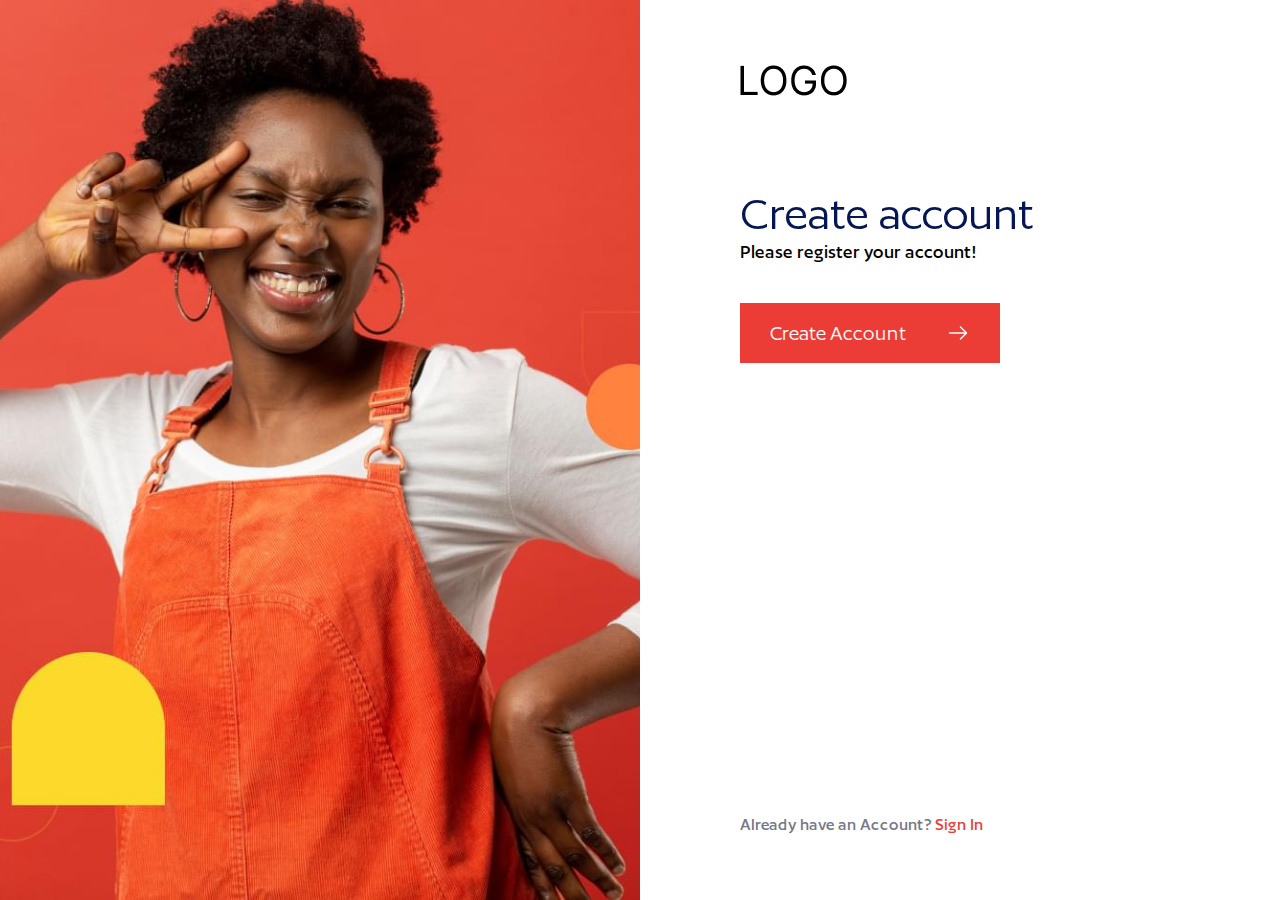
<file: index.html>
<!DOCTYPE html><html lang="en"><head>  <meta charset="UTF-8">  <meta http-equiv="X-UA-Compatible" content="IE=edge">  <meta name="viewport" content="width=device-width, initial-scale=1.0">  <link rel="stylesheet" href="css/style.min.css">  <title>Form</title></head><body>  <main class="main">    <section class="header">      <div class="header__item image__item">      </div>      <div class="header__item info__item">        <a class="header__link-logo" href="#">          <picture><source srcset="img/LOGO.webp" type="image/webp"><img class="logo" src="img/LOGO.png" alt="Logo form"></picture>        </a>        <h3 class="header__title title">          Create account        </h3>        <p class="header__text text">          Please register your account!        </p>        <a class="header__btn btn" href="form.html">          Create Account          <svg width="24" height="24" viewBox="0 0 24 24" fill="none" xmlns="http://www.w3.org/2000/svg">            <path              d="M14.43 18.8201C14.24 18.8201 14.05 18.7501 13.9 18.6001C13.61 18.3101 13.61 17.8301 13.9 17.5401L19.44 12.0001L13.9 6.46012C13.61 6.17012 13.61 5.69012 13.9 5.40012C14.19 5.11012 14.67 5.11012 14.96 5.40012L21.03 11.4701C21.32 11.7601 21.32 12.2401 21.03 12.5301L14.96 18.6001C14.81 18.7501 14.62 18.8201 14.43 18.8201Z"              fill="white" />            <path              d="M20.33 12.75H3.5C3.09 12.75 2.75 12.41 2.75 12C2.75 11.59 3.09 11.25 3.5 11.25H20.33C20.74 11.25 21.08 11.59 21.08 12C21.08 12.41 20.74 12.75 20.33 12.75Z"              fill="white" />          </svg>        </a>        <div class="header__link">          Already have an Account?          <a href="#">Sign In</a>        </div>      </div>    </section>  </main>  <script src="js/script.min.js"></script></body></html>
</file>
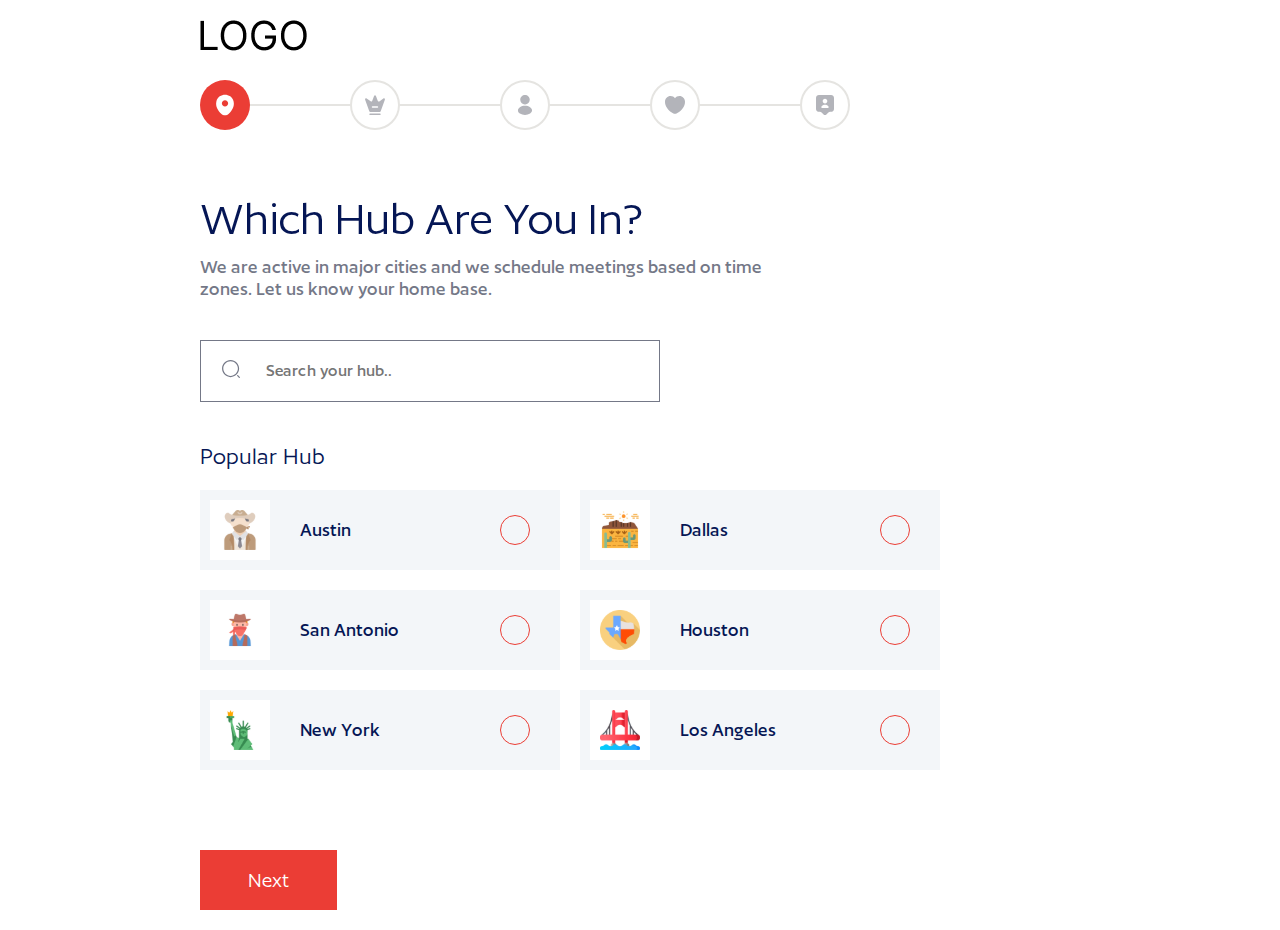
<file: form.html>
<!DOCTYPE html><html lang="en"><head>  <meta charset="UTF-8">  <meta http-equiv="X-UA-Compatible" content="IE=edge">  <meta name="viewport" content="width=device-width, initial-scale=1.0">  <link rel="stylesheet" href="css/style.min.css">  <title>Form</title></head><body>  <main class="main">    <section class="container">      <a class="header__link-logo" href="index.html">        <picture><source srcset="img/LOGO.webp" type="image/webp"><img class="logo" src="img/LOGO.png" alt="Logo form"></picture>      </a>      <form class="step__form" action="#">        <ul class="step__number-list">          <div class="step__progress">            <div class="step__progress--active"></div>          </div>          <li class="step__number step__number--active">            <svg width="24" height="24" viewBox="0 0 24 24" fill="none" xmlns="http://www.w3.org/2000/svg">              <path                d="M20.62 8.45C19.57 3.83 15.54 1.75 12 1.75C12 1.75 12 1.75 11.99 1.75C8.45997 1.75 4.41997 3.82 3.36997 8.44C2.19997 13.6 5.35997 17.97 8.21997 20.72C9.27997 21.74 10.64 22.25 12 22.25C13.36 22.25 14.72 21.74 15.77 20.72C18.63 17.97 21.79 13.61 20.62 8.45ZM12 13.46C10.26 13.46 8.84997 12.05 8.84997 10.31C8.84997 8.57 10.26 7.16 12 7.16C13.74 7.16 15.15 8.57 15.15 10.31C15.15 12.05 13.74 13.46 12 13.46Z"                fill="#B3B4BA" />            </svg>          </li>          <li class="step__number">            <svg width="24" height="24" viewBox="0 0 24 24" fill="none" xmlns="http://www.w3.org/2000/svg">              <path                d="M17 22H7C6.59 22 6.25 21.66 6.25 21.25C6.25 20.84 6.59 20.5 7 20.5H17C17.41 20.5 17.75 20.84 17.75 21.25C17.75 21.66 17.41 22 17 22Z"                fill="#B3B4BA" />              <path                d="M20.35 5.52004L16.35 8.38004C15.82 8.76004 15.06 8.53004 14.83 7.92004L12.94 2.88004C12.62 2.01004 11.39 2.01004 11.07 2.88004L9.16998 7.91004C8.93998 8.53004 8.18997 8.76004 7.65998 8.37004L3.65998 5.51004C2.85998 4.95004 1.79998 5.74004 2.12998 6.67004L6.28998 18.32C6.42998 18.72 6.80998 18.98 7.22998 18.98H16.76C17.18 18.98 17.56 18.71 17.7 18.32L21.86 6.67004C22.2 5.74004 21.14 4.95004 20.35 5.52004ZM14.5 14.75H9.49998C9.08998 14.75 8.74998 14.41 8.74998 14C8.74998 13.59 9.08998 13.25 9.49998 13.25H14.5C14.91 13.25 15.25 13.59 15.25 14C15.25 14.41 14.91 14.75 14.5 14.75Z"                fill="#B3B4BA" />            </svg>          </li>          <li class="step__number">            <svg width="24" height="24" viewBox="0 0 24 24" fill="none" xmlns="http://www.w3.org/2000/svg">              <path                d="M12 2C9.38 2 7.25 4.13 7.25 6.75C7.25 9.32 9.26 11.4 11.88 11.49C11.96 11.48 12.04 11.48 12.1 11.49C12.12 11.49 12.13 11.49 12.15 11.49C12.16 11.49 12.16 11.49 12.17 11.49C14.73 11.4 16.74 9.32 16.75 6.75C16.75 4.13 14.62 2 12 2Z"                fill="#B3B4BA" />              <path                d="M17.08 14.15C14.29 12.29 9.73996 12.29 6.92996 14.15C5.65996 15 4.95996 16.15 4.95996 17.38C4.95996 18.61 5.65996 19.75 6.91996 20.59C8.31996 21.53 10.16 22 12 22C13.84 22 15.68 21.53 17.08 20.59C18.34 19.74 19.04 18.6 19.04 17.36C19.03 16.13 18.34 14.99 17.08 14.15Z"                fill="#B3B4BA" />            </svg>          </li>          <li class="step__number">            <svg width="24" height="24" viewBox="0 0 24 24" fill="none" xmlns="http://www.w3.org/2000/svg">              <path                d="M16.44 3.09998C14.63 3.09998 13.01 3.97998 12 5.32998C10.99 3.97998 9.37 3.09998 7.56 3.09998C4.49 3.09998 2 5.59998 2 8.68998C2 9.87998 2.19 10.98 2.52 12C4.1 17 8.97 19.99 11.38 20.81C11.72 20.93 12.28 20.93 12.62 20.81C15.03 19.99 19.9 17 21.48 12C21.81 10.98 22 9.87998 22 8.68998C22 5.59998 19.51 3.09998 16.44 3.09998Z"                fill="#B3B4BA" />            </svg>          </li>          <li class="step__number">            <svg width="24" height="24" viewBox="0 0 24 24" fill="none" xmlns="http://www.w3.org/2000/svg">              <path                d="M18 2H6C4.34 2 3 3.33 3 4.97V15.88C3 17.52 4.34 18.85 6 18.85H6.76C7.56 18.85 8.32 19.16 8.88 19.72L10.59 21.41C11.37 22.18 12.64 22.18 13.42 21.41L15.13 19.72C15.69 19.16 16.46 18.85 17.25 18.85H18C19.66 18.85 21 17.52 21 15.88V4.97C21 3.33 19.66 2 18 2ZM12 5.75C13.29 5.75 14.33 6.79 14.33 8.08C14.33 9.37 13.29 10.41 12 10.41C10.71 10.41 9.67 9.36 9.67 8.08C9.67 6.79 10.71 5.75 12 5.75ZM14.68 15.06H9.32C8.51 15.06 8.04 14.16 8.49 13.49C9.17 12.48 10.49 11.8 12 11.8C13.51 11.8 14.83 12.48 15.51 13.49C15.96 14.16 15.48 15.06 14.68 15.06Z"                fill="#B3B4BA" />            </svg>          </li>        </ul>        <ul class="form__step-list">          <li class="form__step form__step--active">            <h3 class="form__title title">              Which Hub Are You In?            </h3>            <p class="form__subtitle text">              We are active in major cities and we schedule meetings based on time zones. Let us know your home base.            </p>            <div class="form__input search__input">              <input class="input" type="text" placeholder="Search your hub..">              <div class="input__img">                <svg width="20" height="20" viewBox="0 0 20 20" fill="none" xmlns="http://www.w3.org/2000/svg">                  <path                    d="M9.58329 18.125C4.87496 18.125 1.04163 14.2916 1.04163 9.58329C1.04163 4.87496 4.87496 1.04163 9.58329 1.04163C14.2916 1.04163 18.125 4.87496 18.125 9.58329C18.125 14.2916 14.2916 18.125 9.58329 18.125ZM9.58329 2.29163C5.55829 2.29163 2.29163 5.56663 2.29163 9.58329C2.29163 13.6 5.55829 16.875 9.58329 16.875C13.6083 16.875 16.875 13.6 16.875 9.58329C16.875 5.56663 13.6083 2.29163 9.58329 2.29163Z"                    fill="#747887" />                  <path                    d="M18.3333 18.9583C18.175 18.9583 18.0166 18.9 17.8916 18.775L16.225 17.1083C15.9833 16.8666 15.9833 16.4666 16.225 16.225C16.4666 15.9833 16.8666 15.9833 17.1083 16.225L18.775 17.8916C19.0166 18.1333 19.0166 18.5333 18.775 18.775C18.65 18.9 18.4916 18.9583 18.3333 18.9583Z"                    fill="#747887" />                </svg>              </div>            </div>            <div class="form__item">              <div class="form__item-title">Popular Hub</div>              <div class="radio__buttons">                <label class="radio__item">                  <input class="radio__input" type="radio" name="radio">                  <div class="fake"></div>                  <div class="img"><picture><source srcset="img/radio01.svg" type="image/webp"><img src="img/radio01.svg" alt="Radio button image"></picture></div>                  <div class="text">Austin</div>                  <div class="border"></div>                </label>                <label class="radio__item">                  <input class="radio__input" type="radio" name="radio">                  <div class="fake"></div>                  <div class="img"><picture><source srcset="img/radio02.svg" type="image/webp"><img src="img/radio02.svg" alt="Radio button image"></picture></div>                  <div class="text">Dallas</div>                  <div class="border"></div>                </label>                <label class="radio__item">                  <input class="radio__input" type="radio" name="radio">                  <div class="fake"></div>                  <div class="img"><picture><source srcset="img/radio03.svg" type="image/webp"><img src="img/radio03.svg" alt="Radio button image"></picture></div>                  <div class="text">San Antonio</div>                  <div class="border"></div>                </label>                <label class="radio__item">                  <input class="radio__input" type="radio" name="radio">                  <div class="fake"></div>                  <div class="img"><picture><source srcset="img/radio04.svg" type="image/webp"><img src="img/radio04.svg" alt="Radio button image"></picture></div>                  <div class="text">Houston</div>                  <div class="border"></div>                </label>                <label class="radio__item">                  <input class="radio__input" type="radio" name="radio">                  <div class="fake"></div>                  <div class="img"><picture><source srcset="img/radio05.svg" type="image/webp"><img src="img/radio05.svg" alt="Radio button image"></picture></div>                  <div class="text">New York </div>                  <div class="border"></div>                </label>                <label class="radio__item">                  <input class="radio__input" type="radio" name="radio">                  <div class="fake"></div>                  <div class="img"><picture><source srcset="img/radio06.svg" type="image/webp"><img src="img/radio06.svg" alt="Radio button image"></picture></div>                  <div class="text">Los Angeles</div>                  <div class="border"></div>                </label>              </div>            </div>          </li>          <li class="form__step">            <h3 class="form__title title">              What Are Your Objectives?            </h3>            <p class="form__subtitle text">              Select up to 3 objectives. These will be kept private from other users but help us find relevant matches.            </p>            <div class="form__item-title">Select Objectives</div>            <div class="checkbox">              <label class="checkbox__item">                <input class="checkbox__input" type="checkbox">                <div class="img"><picture><source srcset="img/checkbox01.svg" type="image/webp"><img class="img" src="img/checkbox01.svg" alt="checkbox image"></picture></div>                <div class="text">Brainstorm with peers</div>                <div class="fake"></div>                <div class="border"></div>              </label>              <label class="checkbox__item">                <input class="checkbox__input" type="checkbox">                <div class="img"><picture><source srcset="img/checkbox02.svg" type="image/webp"><img class="img" src="img/checkbox02.svg" alt="checkbox image"></picture></div>                <div class="text">Grow your team</div>                <div class="fake"></div>                <div class="border"></div>              </label>              <label class="checkbox__item">                <input class="checkbox__input" type="checkbox">                <div class="img"><picture><source srcset="img/checkbox03.svg" type="image/webp"><img class="img" src="img/checkbox03.svg" alt="checkbox image"></picture></div>                <div class="text">Start a company</div>                <div class="fake"></div>                <div class="border"></div>              </label>              <label class="checkbox__item">                <input class="checkbox__input" type="checkbox">                <div class="img"><picture><source srcset="img/checkbox04.svg" type="image/webp"><img class="img" src="img/checkbox04.svg" alt="checkbox image"></picture></div>                <div class="text">Explore other companies</div>                <div class="fake"></div>                <div class="border"></div>              </label>              <label class="checkbox__item">                <input class="checkbox__input" type="checkbox">                <div class="img"><picture><source srcset="img/checkbox05.svg" type="image/webp"><img class="img" src="img/checkbox05.svg" alt="checkbox image"></picture></div>                <div class="text">Business development</div>                <div class="fake"></div>                <div class="border"></div>              </label>              <label class="checkbox__item">                <input class="checkbox__input" type="checkbox">                <div class="img"><picture><source srcset="img/checkbox06.svg" type="image/webp"><img class="img" src="img/checkbox06.svg" alt="checkbox image"></picture></div>                <div class="text">Invest</div>                <div class="fake"></div>                <div class="border"></div>              </label>              <label class="checkbox__item">                <input class="checkbox__input" type="checkbox">                <div class="img"><picture><source srcset="img/checkbox07.svg" type="image/webp"><img class="img" src="img/checkbox07.svg" alt="checkbox image"></picture></div>                <div class="text">Explore new projects</div>                <div class="fake"></div>                <div class="border"></div>              </label>              <label class="checkbox__item">                <input class="checkbox__input" type="checkbox">                <div class="img"><picture><source srcset="img/checkbox08.svg" type="image/webp"><img class="img" src="img/checkbox08.svg" alt="checkbox image"></picture></div>                <div class="text">Mentor others</div>                <div class="fake"></div>                <div class="border"></div>              </label>              <label class="checkbox__item">                <input class="checkbox__input" type="checkbox">                <div class="img"><picture><source srcset="img/checkbox09.svg" type="image/webp"><img class="img" src="img/checkbox09.svg" alt="checkbox image"></picture></div>                <div class="text">Organize events</div>                <div class="fake"></div>                <div class="border"></div>              </label>              <label class="checkbox__item">                <input class="checkbox__input" type="checkbox">                <div class="img"><picture><source srcset="img/checkbox10.svg" type="image/webp"><img class="img" src="img/checkbox10.svg" alt="checkbox image"></picture></div>                <div class="text">Raise funding</div>                <div class="fake"></div>                <div class="border"></div>              </label>              <label class="checkbox__item">                <input class="checkbox__input" type="checkbox">                <div class="img"><picture><source srcset="img/checkbox11.svg" type="image/webp"><img class="img" src="img/checkbox11.svg" alt="checkbox image"></picture></div>                <div class="text">Find a cofounder</div>                <div class="fake"></div>                <div class="border"></div>              </label>              <label class="checkbox__item">                <input class="checkbox__input" type="checkbox">                <div class="img"><picture><source srcset="img/checkbox12.svg" type="image/webp"><img class="img" src="img/checkbox12.svg" alt="checkbox image"></picture></div>                <div class="text">Meet intresting people</div>                <div class="fake"></div>                <div class="border"></div>              </label>            </div>          </li>          <li class="form__step">            <h3 class="form__title title">              Fill Your Profile            </h3>            <p class="form__subtitle text">              This basic information will be shown to your matches every week. Tell us what you would like to show!            </p>            <div class="file-uploader">              <div class="file-uploader__item">                <label class="file-uploader__label">                  <input class="file-uploader__input-file" type="file">                  <div class="file-uploader__img">                    <picture><source srcset="img/img.svg" type="image/webp"><img class="file-uploader__image" src="img/img.svg" alt="image"></picture>                  </div>                  <div class="file-uploader__text">Upload Your Photo</div>                </label>              </div>              <div class="file-uploader__item">                <div class="form__item-title">Other Profile</div>                <div class="form__input search__input">                  <input class="file-uploader__imput input" type="text" placeholder="LinkedIn URL">                  <div class="input__img">                    <svg width="20" height="20" viewBox="0 0 20 20" fill="none" xmlns="http://www.w3.org/2000/svg">                      <path                        d="M5.78341 4.16668C5.78319 4.6087 5.60738 5.03254 5.29466 5.34494C4.98195 5.65735 4.55793 5.83273 4.11591 5.83251C3.67388 5.83229 3.25004 5.65648 2.93764 5.34377C2.62524 5.03105 2.44985 4.60704 2.45007 4.16501C2.45029 3.72298 2.6261 3.29915 2.93882 2.98674C3.25153 2.67434 3.67555 2.49896 4.11757 2.49918C4.5596 2.4994 4.98344 2.6752 5.29584 2.98792C5.60825 3.30064 5.78363 3.72465 5.78341 4.16668ZM5.83341 7.06668H2.50007V17.5H5.83341V7.06668ZM11.1001 7.06668H7.78341V17.5H11.0667V12.025C11.0667 8.97501 15.0417 8.69168 15.0417 12.025V17.5H18.3334V10.8917C18.3334 5.75001 12.4501 5.94168 11.0667 8.46668L11.1001 7.06668Z"                        fill="#747887" />                    </svg>                  </div>                </div>                <div class="form__input search__input">                  <input class="input" type="text" placeholder="Twitter URL">                  <div class="input__img">                    <svg width="20" height="20" viewBox="0 0 20 20" fill="none" xmlns="http://www.w3.org/2000/svg">                      <path                        d="M18.4683 4.71333C17.8321 4.99474 17.1574 5.17956 16.4666 5.26167C17.1947 4.82619 17.7397 4.14085 17.9999 3.33333C17.3166 3.74 16.5674 4.025 15.7866 4.17917C15.2621 3.61798 14.5669 3.2458 13.809 3.12049C13.0512 2.99517 12.2732 3.12374 11.596 3.48621C10.9187 3.84868 10.3802 4.42474 10.0642 5.12483C9.74812 5.82492 9.67221 6.60982 9.84825 7.3575C8.46251 7.28805 7.10686 6.92794 5.86933 6.30055C4.63179 5.67317 3.54003 4.79254 2.66492 3.71583C2.35516 4.24788 2.19238 4.85269 2.19326 5.46833C2.19326 6.67667 2.80826 7.74417 3.74326 8.36917C3.18993 8.35175 2.64878 8.20232 2.16492 7.93333V7.97667C2.16509 8.78142 2.44356 9.56135 2.95313 10.1842C3.46269 10.8071 4.17199 11.2346 4.96075 11.3942C4.4471 11.5334 3.90851 11.5539 3.38576 11.4542C3.60814 12.1469 4.04159 12.7527 4.62541 13.1868C5.20924 13.6209 5.9142 13.8615 6.64159 13.875C5.91866 14.4428 5.0909 14.8625 4.20566 15.1101C3.32041 15.3578 2.39503 15.4285 1.48242 15.3183C3.0755 16.3429 4.93 16.8868 6.82409 16.885C13.2349 16.885 16.7408 11.5742 16.7408 6.96833C16.7408 6.81833 16.7366 6.66667 16.7299 6.51833C17.4123 6.02514 18.0013 5.41418 18.4691 4.71417L18.4683 4.71333Z"                        fill="#747887" />                    </svg>                  </div>                </div>              </div>            </div>          </li>          <li class="form__step">            <h3 class="form__title title">              What Are You Interested In?            </h3>            <p class="form__subtitle text">              Select from the list and add your own interests.            </p>            <div class="form__input search__input">              <input class="input" type="text" placeholder="Add Your Interest">              <div class="input__img">                <svg width="20" height="20" viewBox="0 0 20 20" fill="none" xmlns="http://www.w3.org/2000/svg">                  <path                    d="M9.58329 18.125C4.87496 18.125 1.04163 14.2916 1.04163 9.58329C1.04163 4.87496 4.87496 1.04163 9.58329 1.04163C14.2916 1.04163 18.125 4.87496 18.125 9.58329C18.125 14.2916 14.2916 18.125 9.58329 18.125ZM9.58329 2.29163C5.55829 2.29163 2.29163 5.56663 2.29163 9.58329C2.29163 13.6 5.55829 16.875 9.58329 16.875C13.6083 16.875 16.875 13.6 16.875 9.58329C16.875 5.56663 13.6083 2.29163 9.58329 2.29163Z"                    fill="#747887" />                  <path                    d="M18.3333 18.9583C18.175 18.9583 18.0166 18.9 17.8916 18.775L16.225 17.1083C15.9833 16.8666 15.9833 16.4666 16.225 16.225C16.4666 15.9833 16.8666 15.9833 17.1083 16.225L18.775 17.8916C19.0166 18.1333 19.0166 18.5333 18.775 18.775C18.65 18.9 18.4916 18.9583 18.3333 18.9583Z"                    fill="#747887" />                </svg>              </div>            </div>            <div class="interests">              <div class="interests__inner">                <h4 class="interests__subtitle">                  Business                </h4>                <div class="interests__list">                  <label class="interests__item">                    <input class="interests__input" type="checkbox">                    <div class="interests__text">Enterpreneurship</div>                  </label>                  <label class="interests__item">                    <input class="interests__input" type="checkbox">                    <div class="interests__text">Marketing</div>                  </label>                  <label class="interests__item">                    <input class="interests__input" type="checkbox">                    <div class="interests__text">Sales</div>                  </label>                  <label class="interests__item">                    <input class="interests__input" type="checkbox">                    <div class="interests__text">Consulting</div>                  </label>                  <label class="interests__item">                    <input class="interests__input" type="checkbox">                    <div class="interests__text">E-commerce</div>                  </label>                  <label class="interests__item">                    <input class="interests__input" type="checkbox">                    <div class="interests__text">Retail</div>                  </label>                  <label class="interests__item">                    <input class="interests__input" type="checkbox">                    <div class="interests__text">Real Estate</div>                  </label>                </div>              </div>              <div class="interests__inner">                <h4 class="interests__subtitle">                  Investing & Finance                </h4>                <div class="interests__list">                  <label class="interests__item">                    <input class="interests__input" type="checkbox">                    <div class="interests__text">Angle Investing</div>                  </label>                  <label class="interests__item">                    <input class="interests__input" type="checkbox">                    <div class="interests__text">Crypto</div>                  </label>                  <label class="interests__item">                    <input class="interests__input" type="checkbox">                    <div class="interests__text">Quant Finance</div>                  </label>                  <label class="interests__item">                    <input class="interests__input" type="checkbox">                    <div class="interests__text">Venture Capital</div>                  </label>                  <label class="interests__item">                    <input class="interests__input" type="checkbox">                    <div class="interests__text">Investment Banking</div>                  </label>                  <label class="interests__item">                    <input class="interests__input" type="checkbox">                    <div class="interests__text">Economics</div>                  </label>                </div>              </div>              <div class="interests__inner">                <h4 class="interests__subtitle">                  Lifestyle                </h4>                <div class="interests__list">                  <label class="interests__item">                    <input class="interests__input" type="checkbox">                    <div class="interests__text">Travel</div>                  </label>                  <label class="interests__item">                    <input class="interests__input" type="checkbox">                    <div class="interests__text">Fitness</div>                  </label>                  <label class="interests__item">                    <input class="interests__input" type="checkbox">                    <div class="interests__text">Food</div>                  </label>                  <label class="interests__item">                    <input class="interests__input" type="checkbox">                    <div class="interests__text">Gaming</div>                  </label>                  <label class="interests__item">                    <input class="interests__input" type="checkbox">                    <div class="interests__text">Writing</div>                  </label>                  <label class="interests__item">                    <input class="interests__input" type="checkbox">                    <div class="interests__text">Reading</div>                  </label>                  <label class="interests__item">                    <input class="interests__input" type="checkbox">                    <div class="interests__text">Dinner Parties</div>                  </label>                  <label class="interests__item">                    <input class="interests__input" type="checkbox">                    <div class="interests__text">Poker</div>                  </label>                  <label class="interests__item">                    <input class="interests__input" type="checkbox">                    <div class="interests__text">Chess</div>                  </label>                  <label class="interests__item">                    <input class="interests__input" type="checkbox">                    <div class="interests__text">Cooking</div>                  </label>                  <label class="interests__item">                    <input class="interests__input" type="checkbox">                    <div class="interests__text">Wellness</div>                  </label>                  <label class="interests__item">                    <input class="interests__input" type="checkbox">                    <div class="interests__text">Parenting</div>                  </label>                </div>              </div>            </div>          </li>          <li class="form__step">            <h3 class="form__title title">              Tell Us About Your Self            </h3>            <p class="form__subtitle text">              Select from the list and add your own interests.            </p>            <div class="about">              <div class="about__name">                <div class="form__input search__input">                  <input class="input" type="text" placeholder="First Name">                  <div class="input__img">                    <svg width="20" height="20" viewBox="0 0 20 20" fill="none" xmlns="http://www.w3.org/2000/svg">                      <path                        d="M10 10.6251C7.35834 10.6251 5.20834 8.47508 5.20834 5.83341C5.20834 3.19175 7.35834 1.04175 10 1.04175C12.6417 1.04175 14.7917 3.19175 14.7917 5.83341C14.7917 8.47508 12.6417 10.6251 10 10.6251ZM10 2.29175C8.05001 2.29175 6.45834 3.88341 6.45834 5.83341C6.45834 7.78341 8.05001 9.37508 10 9.37508C11.95 9.37508 13.5417 7.78341 13.5417 5.83341C13.5417 3.88341 11.95 2.29175 10 2.29175Z"                        fill="#747887" />                      <path                        d="M17.1585 18.9583C16.8168 18.9583 16.5335 18.675 16.5335 18.3333C16.5335 15.4583 13.6001 13.125 10.0001 13.125C6.40013 13.125 3.4668 15.4583 3.4668 18.3333C3.4668 18.675 3.18346 18.9583 2.8418 18.9583C2.50013 18.9583 2.2168 18.675 2.2168 18.3333C2.2168 14.775 5.70846 11.875 10.0001 11.875C14.2918 11.875 17.7835 14.775 17.7835 18.3333C17.7835 18.675 17.5001 18.9583 17.1585 18.9583Z"                        fill="#747887" />                    </svg>                  </div>                </div>                <div class="form__input search__input">                  <input class="input" type="text" placeholder="Last Name">                  <div class="input__img">                    <svg width="20" height="20" viewBox="0 0 20 20" fill="none" xmlns="http://www.w3.org/2000/svg">                      <path                        d="M10 10.6251C7.35834 10.6251 5.20834 8.47508 5.20834 5.83341C5.20834 3.19175 7.35834 1.04175 10 1.04175C12.6417 1.04175 14.7917 3.19175 14.7917 5.83341C14.7917 8.47508 12.6417 10.6251 10 10.6251ZM10 2.29175C8.05001 2.29175 6.45834 3.88341 6.45834 5.83341C6.45834 7.78341 8.05001 9.37508 10 9.37508C11.95 9.37508 13.5417 7.78341 13.5417 5.83341C13.5417 3.88341 11.95 2.29175 10 2.29175Z"                        fill="#747887" />                      <path                        d="M17.1585 18.9583C16.8168 18.9583 16.5335 18.675 16.5335 18.3333C16.5335 15.4583 13.6001 13.125 10.0001 13.125C6.40013 13.125 3.4668 15.4583 3.4668 18.3333C3.4668 18.675 3.18346 18.9583 2.8418 18.9583C2.50013 18.9583 2.2168 18.675 2.2168 18.3333C2.2168 14.775 5.70846 11.875 10.0001 11.875C14.2918 11.875 17.7835 14.775 17.7835 18.3333C17.7835 18.675 17.5001 18.9583 17.1585 18.9583Z"                        fill="#747887" />                    </svg>                  </div>                </div>              </div>              <div class="about__text">                <div class="form__input">                  <textarea class="input" type="text" placeholder="About Your Self" rows="9"></textarea>                </div>              </div>            </div>          </li>        </ul>        <div class="form__buttons">          <button class="btn btn__outline form__prev">Back</button>          <button class="btn form__next">Next</button>        </div>      </form>      <div class="finish">        <div class="finish__img">          <picture><source srcset="img/google-image.webp" type="image/webp"><img src="img/google-image.png" alt="Google logo"></picture>        </div>        <h3 class="form__title title">          Finish Your Registration        </h3>        <p class="form__subtitle text">          Lorem ipsum dolor sit amet, consectetur adipiscing elit, sed do eiusmod tempor incididunt ut labore et dolore          magna aliqua.        </p>        <h4 class="interests__subtitle finish__subtitle">          Why Connect My Google Account?        </h4>        <p class="form__subtitle text">          Your contact and calendar data helps us schedule meetings and ensure that your matches are relevant (not          matching you with people you already know, for instance).        </p>        <p class="form__subtitle text">          We’re serious about your privacy and will never share your private data with other users or third parties          without your consent.        </p>        <a class="finish__btn">          <svg width="20" height="20" viewBox="0 0 20 20" fill="none" xmlns="http://www.w3.org/2000/svg">            <path              d="M1.064 5.51C1.89601 3.85324 3.17237 2.46051 4.75043 1.48747C6.32849 0.514427 8.14606 -0.000583569 10 4.96231e-07C12.695 4.96231e-07 14.959 0.99 16.69 2.605L13.823 5.473C12.786 4.482 11.468 3.977 10 3.977C7.395 3.977 5.19 5.737 4.405 8.1C4.205 8.7 4.091 9.34 4.091 10C4.091 10.66 4.205 11.3 4.405 11.9C5.191 14.264 7.395 16.023 10 16.023C11.345 16.023 12.49 15.668 13.386 15.068C13.9054 14.726 14.3501 14.2822 14.6932 13.7635C15.0363 13.2448 15.2706 12.6619 15.382 12.05H10V8.182H19.418C19.536 8.836 19.6 9.518 19.6 10.227C19.6 13.273 18.51 15.837 16.618 17.577C14.964 19.105 12.7 20 10 20C8.68663 20.0005 7.38604 19.7422 6.17254 19.2399C4.95905 18.7375 3.85645 18.0009 2.92776 17.0722C1.99907 16.1436 1.2625 15.041 0.760135 13.8275C0.257774 12.614 -0.000524861 11.3134 8.00714e-07 10C8.00714e-07 8.386 0.386001 6.86 1.064 5.51Z"              fill="white" />          </svg>          Finish Sign Up With Google</a>      </div>    </section>  </main>  <script src="js/script.min.js"></script></body></html>
</file>
<file: css/style.min.css>
html{-webkit-box-sizing:border-box;box-sizing:border-box}*,::after,::before{-webkit-box-sizing:inherit;box-sizing:inherit}ol,ul{padding:0}blockquote,body,dd,dl,figcaption,figure,h1,h2,h3,h4,h5,h6,li,ol,p,ul{margin:0}ul{list-style:none}img{max-width:100%;display:block}button,input,select,textarea{font:inherit;letter-spacing:inherit}a{text-decoration:none;color:inherit}address{font-style:normal}button{cursor:pointer;display:inline-block;color:inherit;border:none;background-color:transparent}body{background-color:#fff;font-family:Author,sans-serif}.title{font-family:Author,sans-serif;font-style:normal;font-weight:494;font-size:50px;line-height:56px;color:#051655;margin-top:60px}.text{font-family:Author,sans-serif;font-style:normal;font-weight:375;font-size:20px;line-height:22px}.btn{background-color:#eb3d35;padding:18px 48px;display:-webkit-inline-box;display:-ms-inline-flexbox;display:inline-flex;-webkit-box-align:center;-ms-flex-align:center;align-items:center;gap:40px;font-style:normal;font-weight:494;font-size:22px;line-height:24px;color:#fff;-webkit-transition:background-color .3s ease,-webkit-transform .3s;transition:background-color .3s ease,-webkit-transform .3s;-o-transition:background-color .3s ease,transform .3s;transition:background-color .3s ease,transform .3s;transition:background-color .3s ease,transform .3s,-webkit-transform .3s;max-width:-webkit-fit-content;max-width:-moz-fit-content;max-width:fit-content}.btn:hover{background-color:#c00505}.btn:hover svg{-webkit-transform:translateX(10px);-ms-transform:translateX(10px);transform:translateX(10px)}.btn__outline{background-color:#fff;padding:18px 48px;border:1px solid #e5e4e1;color:#051655;-webkit-transition:background-color .3s ease,color .3s ease,border .3s ease;-o-transition:background-color .3s ease,color .3s ease,border .3s ease;transition:background-color .3s ease,color .3s ease,border .3s ease}.btn__outline:hover{background-color:#051655;color:#fff;border:1px solid #051655}.btn svg{-webkit-transition:-webkit-transform .3s ease;transition:-webkit-transform .3s ease;-o-transition:transform .3s ease;transition:transform .3s ease;transition:transform .3s ease,-webkit-transform .3s ease}.container{padding:20px 200px}.step__number-list{position:relative;display:-webkit-box;display:-ms-flexbox;display:flex;-webkit-box-align:center;-ms-flex-align:center;align-items:center;gap:100px;max-width:650px}.step__progress{position:absolute;height:2px;width:100%;background-color:#e5e4e1;left:0;z-index:-1}.step__progress--active{position:absolute;left:0;top:0;height:2px;background-color:#eb3d35;-webkit-transition:width .3s ease;-o-transition:width .3s ease;transition:width .3s ease}.step__number{position:relative;display:-webkit-box;display:-ms-flexbox;display:flex;-webkit-box-pack:center;-ms-flex-pack:center;justify-content:center;-webkit-box-align:center;-ms-flex-align:center;align-items:center;border-radius:50%;width:50px;height:50px;border:2px solid #e5e4e1;background-color:#fff;-ms-flex-negative:0;flex-shrink:0;-webkit-transition:background-color 1s,border 1s,fill 1s;-o-transition:background-color 1s,border 1s,fill 1s;transition:background-color 1s,border 1s,fill 1s}.step__number--active{background-color:#eb3d35;border:transparent}.step__number--active path{fill:#fff;-webkit-transition:fill 1s;-o-transition:fill 1s;transition:fill 1s}.button{margin-bottom:80px}.form__step{display:none}.form__step--active{display:block}.form__buttons{margin-top:80px;display:-webkit-box;display:-ms-flexbox;display:flex;gap:20px}.form__input{display:-webkit-box;display:-ms-flexbox;display:flex;position:relative;border:1px solid #747887;max-width:460px}.form__input.search__input{margin-top:40px;width:100%}.form__subtitle{color:#747887;margin-top:10px;max-width:600px}.form__item-title{padding:40px 0 20px;color:#051655;font-weight:494;font-size:25px;line-height:28px}.input{padding:20px 20px 20px 65px;width:100%;border:none;font-weight:375;font-size:18px;line-height:20px;color:#747887}.input:focus{outline:1px solid #eb3d35}.input__img{position:absolute;content:"";left:20px;top:50%;-webkit-transform:translateY(-50%);-ms-transform:translateY(-50%);transform:translateY(-50%)}.radio__buttons{display:-webkit-box;display:-ms-flexbox;display:flex;-ms-flex-wrap:wrap;flex-wrap:wrap;gap:20px}.radio__input{display:none}.radio__input:checked+.fake::after{opacity:1;border:1px solid #eb3d35}.radio__input:checked~.border{opacity:1}.radio__item{position:relative;display:-webkit-box;display:-ms-flexbox;display:flex;-webkit-box-align:center;-ms-flex-align:center;align-items:center;max-width:360px;width:100%;padding:10px;background-color:#f3f6f9}.radio__item .border{position:absolute;top:0;right:0;bottom:0;left:0;border:1px solid #eb3d35;opacity:0}.radio__item .fake{position:absolute;width:30px;height:30px;border-radius:50%;border:1px solid #eb3d35;right:30px;top:50%;-webkit-transform:translateY(-50%);-ms-transform:translateY(-50%);transform:translateY(-50%)}.radio__item .fake::after{position:absolute;content:"";width:20px;height:20px;border-radius:50%;background-color:#eb3d35;top:50%;left:50%;-webkit-transform:translate(-50%,-50%);-ms-transform:translate(-50%,-50%);transform:translate(-50%,-50%);opacity:0}.radio__item .text{color:#051655;margin-left:30px}.img{width:60px;height:60px;background-color:#fff;display:-webkit-box;display:-ms-flexbox;display:flex;-webkit-box-pack:center;-ms-flex-pack:center;justify-content:center;-webkit-box-align:center;-ms-flex-align:center;align-items:center}.img img{max-width:100%;width:100%;height:auto}.checkbox{display:-webkit-box;display:-ms-flexbox;display:flex;-ms-flex-wrap:wrap;flex-wrap:wrap;gap:20px}.checkbox .text{color:#051655;margin-left:30px}.checkbox__item{position:relative;display:-webkit-box;display:-ms-flexbox;display:flex;-webkit-box-align:center;-ms-flex-align:center;align-items:center;max-width:360px;width:100%;padding:10px;background-color:#f3f6f9}.checkbox__input{display:none}.checkbox__input:checked~.fake::before{opacity:1}.checkbox__input:checked~.border{opacity:1}.checkbox .fake{position:absolute;width:30px;height:30px;border-radius:5px;background-color:#fff;right:30px}.checkbox .fake::before{position:absolute;content:"";top:0;right:0;bottom:0;left:0;background:#eb3d35 url(../img/check.svg) no-repeat;background-position:center;border-radius:5px;opacity:0}.checkbox .border{position:absolute;top:0;right:0;bottom:0;left:0;border:1px solid #eb3d35;opacity:0}.file-uploader{display:-webkit-box;display:-ms-flexbox;display:flex;max-width:1120px;width:100%;gap:40px;margin-top:40px}.file-uploader .form__item-title{padding:0 0 24px}.file-uploader .form__input{margin-top:0;max-width:720px;width:100%}.file-uploader .form__input:last-child{margin-top:10px}.file-uploader__item:last-child{max-width:720px;width:100%}.file-uploader__label{position:relative;display:-webkit-box;display:-ms-flexbox;display:flex;height:360px;width:360px;-webkit-box-orient:vertical;-webkit-box-direction:normal;-ms-flex-direction:column;flex-direction:column;-webkit-box-pack:center;-ms-flex-pack:center;justify-content:center;-webkit-box-align:center;-ms-flex-align:center;align-items:center;border:2px dashed #000;background-color:#f3f6f9;cursor:pointer}.file-uploader__text{margin-top:30px;font-weight:494;font-size:20px;line-height:22px;color:#051655}.file-uploader__item-title{font-weight:494;font-size:25px;line-height:28px;padding:0}.file-uploader__input-file{display:none}.interests{padding-top:40px}.interests__subtitle{font-size:25px;line-height:28px;color:#051655;padding-bottom:20px}.interests__list{margin-bottom:30px}.interests__input{display:none}.interests__input:checked~.interests__text{color:#051655;border:1px solid #051655}.interests__text{padding:15px 24px;font-weight:494;font-size:18px;line-height:20px;border:1px solid #e5e4e1;color:#747887}.interests__list{display:-webkit-box;display:-ms-flexbox;display:flex;gap:10px;-ms-flex-wrap:wrap;flex-wrap:wrap}.about{max-width:930px;width:100%}.about__name{display:-webkit-box;display:-ms-flexbox;display:flex;gap:10px}.about__text .form__input{margin-top:10px;max-width:100%}.about__text .form__input .input{height:240px;padding:20px 30px}.finish{padding-top:130px;display:none}.finish__img{margin-bottom:40px;-o-object-fit:cover;object-fit:cover}.finish__subtitle{margin-top:40px;padding-bottom:0}.finish__btn{margin-top:60px;padding:18px 36px;display:inline-block;color:#fff;background-color:#eb3d35;font-weight:494;font-size:22px;line-height:24px;cursor:pointer;-webkit-transition:background-color .3s ease;-o-transition:background-color .3s ease;transition:background-color .3s ease}.finish__btn svg{-webkit-transform:translate(-6px,3px);-ms-transform:translate(-6px,3px);transform:translate(-6px,3px)}.finish__btn:hover{background-color:#c00505}@font-face{font-family:Author;font-display:swap;src:url(../fonts/Author-Medium.woff) format("woff"),url(../fonts/Author-Medium.woff2) format("woff2");font-weight:375;font-style:normal}@font-face{font-family:Author;font-display:swap;src:url(../fonts/Author-Regular.woff) format("woff"),url(../fonts/Author-Regular.woff2) format("woff2");font-weight:494;font-style:normal}.header{display:-webkit-box;display:-ms-flexbox;display:flex;height:100vh;width:100%;overflow:hidden}.header__item{-webkit-box-flex:0;-ms-flex:0 1 50%;flex:0 1 50%}.header__item.image__item{background:url(../img/bg.jpg) center/cover no-repeat}.header__item.info__item{padding:65px 100px}.header__btn{margin-top:40px;padding:18px 30px}.header__link{margin-top:auto;font-style:normal;font-weight:375;font-size:18px;line-height:20px;color:#747887}.header__link a{color:#eb3d35}.info__item{display:-webkit-box;display:-ms-flexbox;display:flex;-webkit-box-orient:vertical;-webkit-box-direction:normal;-ms-flex-direction:column;flex-direction:column}.logo{padding-bottom:29px}.webp .header__item.image__item{background:url(../img/bg.webp) center/cover no-repeat}
</file>
